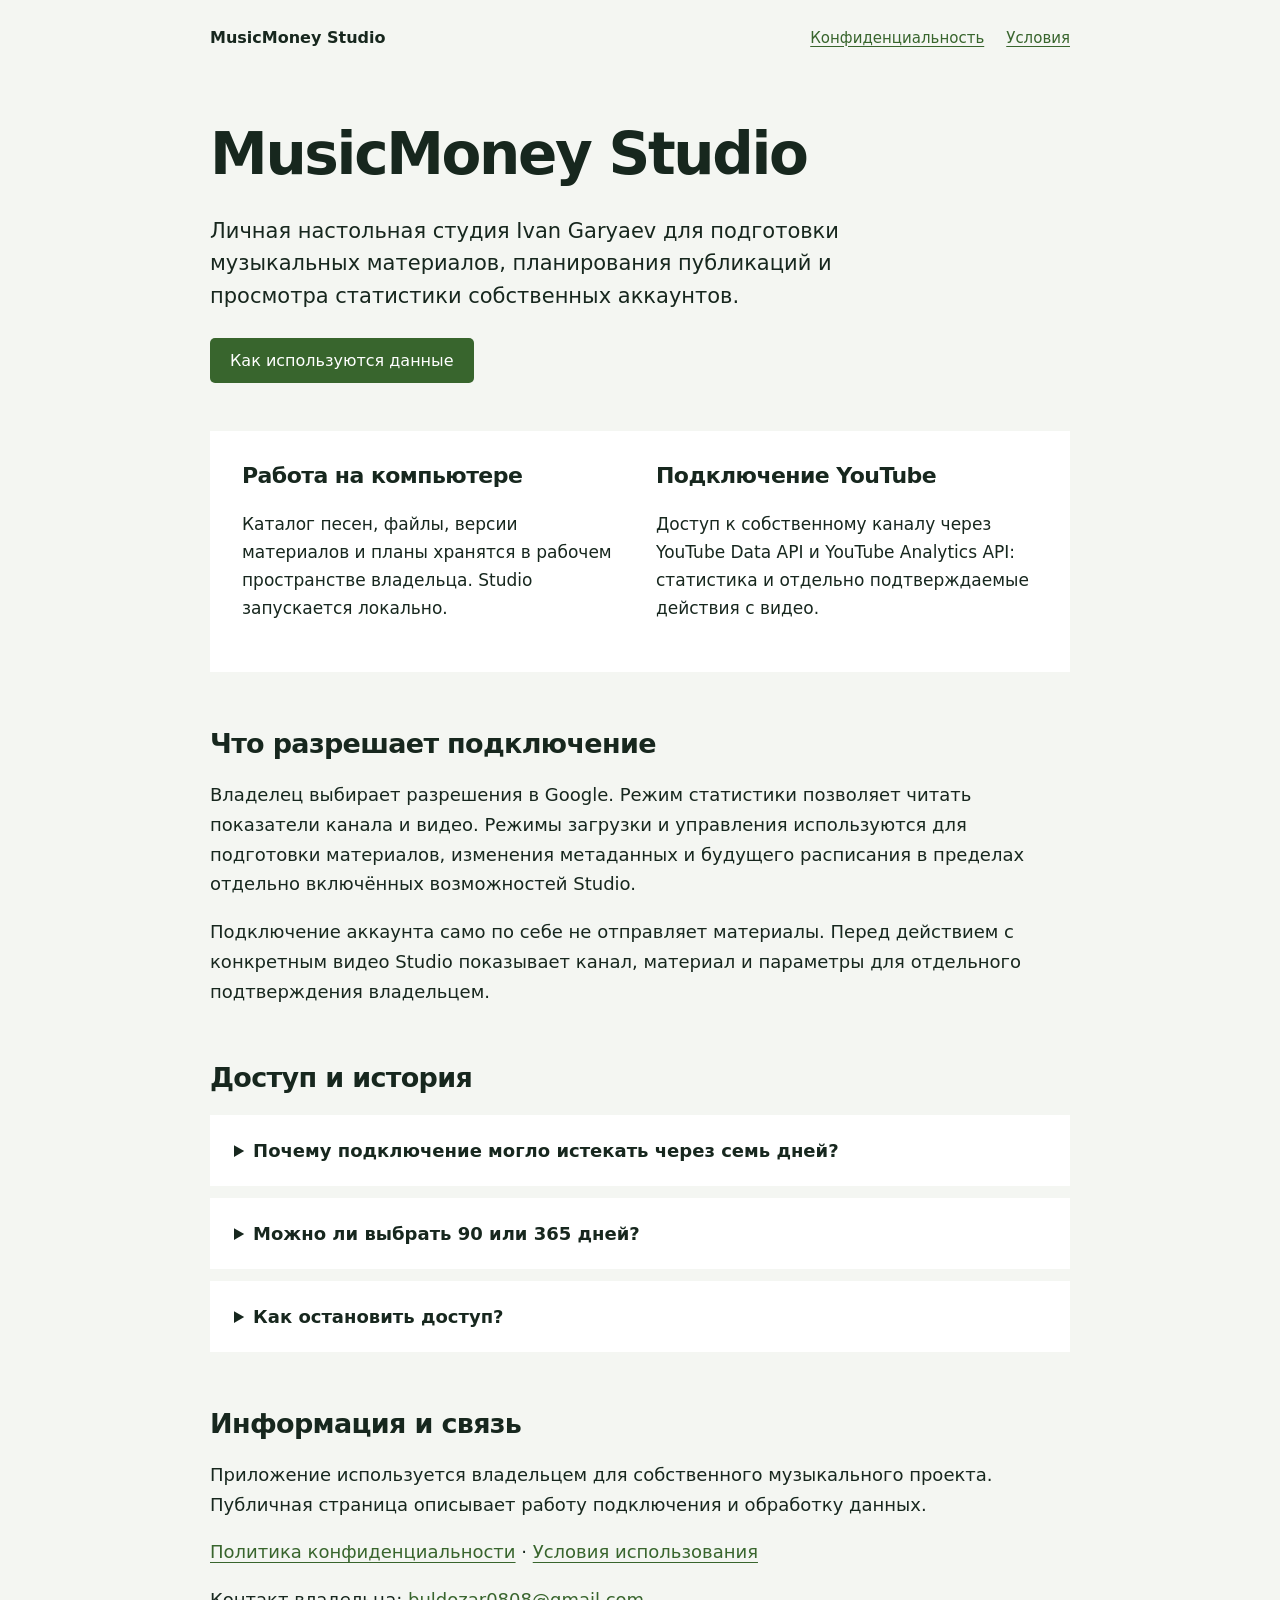
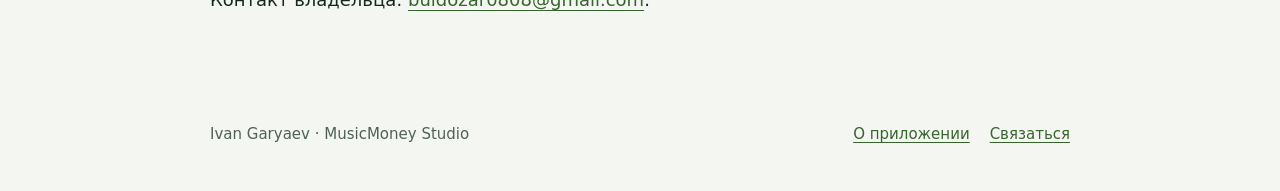
<file: index.html>
<!doctype html>
<html lang="ru"><head><meta charset="utf-8"><meta name="viewport" content="width=device-width,initial-scale=1"><title>О приложении — MusicMoney Studio</title><link rel="stylesheet" href="style.css"></head>
<body><header><a href="index.html">MusicMoney Studio</a><nav aria-label="Основная навигация"><a href="privacy.html">Конфиденциальность</a><a href="terms.html">Условия</a></nav></header>
<main><div class="hero"><h1>MusicMoney Studio</h1><p class="lead">Личная настольная студия Ivan Garyaev для подготовки музыкальных материалов, планирования публикаций и просмотра статистики собственных аккаунтов.</p><a class="action" href="privacy.html">Как используются данные</a></div>
<div class="facts"><div><h2>Работа на компьютере</h2><p>Каталог песен, файлы, версии материалов и планы хранятся в рабочем пространстве владельца. Studio запускается локально.</p></div><div><h2>Подключение YouTube</h2><p>Доступ к собственному каналу через YouTube Data API и YouTube Analytics API: статистика и отдельно подтверждаемые действия с видео.</p></div></div>
<section><h2>Что разрешает подключение</h2><p>Владелец выбирает разрешения в Google. Режим статистики позволяет читать показатели канала и видео. Режимы загрузки и управления используются для подготовки материалов, изменения метаданных и будущего расписания в пределах отдельно включённых возможностей Studio.</p><p>Подключение аккаунта само по себе не отправляет материалы. Перед действием с конкретным видео Studio показывает канал, материал и параметры для отдельного подтверждения владельцем.</p></section>
<section><h2>Доступ и история</h2><details><summary>Почему подключение могло истекать через семь дней?</summary><p>Google ограничивает срок refresh token у внешних приложений в режиме Testing. Переход OAuth-проекта в Production снимает это фиксированное ограничение; после перехода потребуется заново подключить канал.</p></details><details><summary>Можно ли выбрать 90 или 365 дней?</summary><p>У Google нет переключателя срока Testing с 7 на 90 или 365 дней. В Production доступ поддерживается обновлением токенов, пока разрешение остаётся действительным. Отдельные сроки разрешений внутри Studio и проверки хранения статистики продолжают действовать.</p></details><details><summary>Как остановить доступ?</summary><p>Отключить канал в Studio и отозвать разрешение в <a href="https://security.google.com/settings/security/permissions">настройках безопасности Google</a>. Удаление сохранённых отчётов Studio и удаление видео на YouTube — разные действия.</p></details></section>
<section><h2>Информация и связь</h2><p>Приложение используется владельцем для собственного музыкального проекта. Публичная страница описывает работу подключения и обработку данных.</p><p><a href="privacy.html">Политика конфиденциальности</a> · <a href="terms.html">Условия использования</a></p><p>Контакт владельца: <a href="mailto:buldozar0808@gmail.com">buldozar0808@gmail.com</a>.</p></section></main>
<footer><span>Ivan Garyaev · MusicMoney Studio</span><a href="index.html">О приложении</a><a href="mailto:buldozar0808@gmail.com">Связаться</a></footer></body></html>
</file>
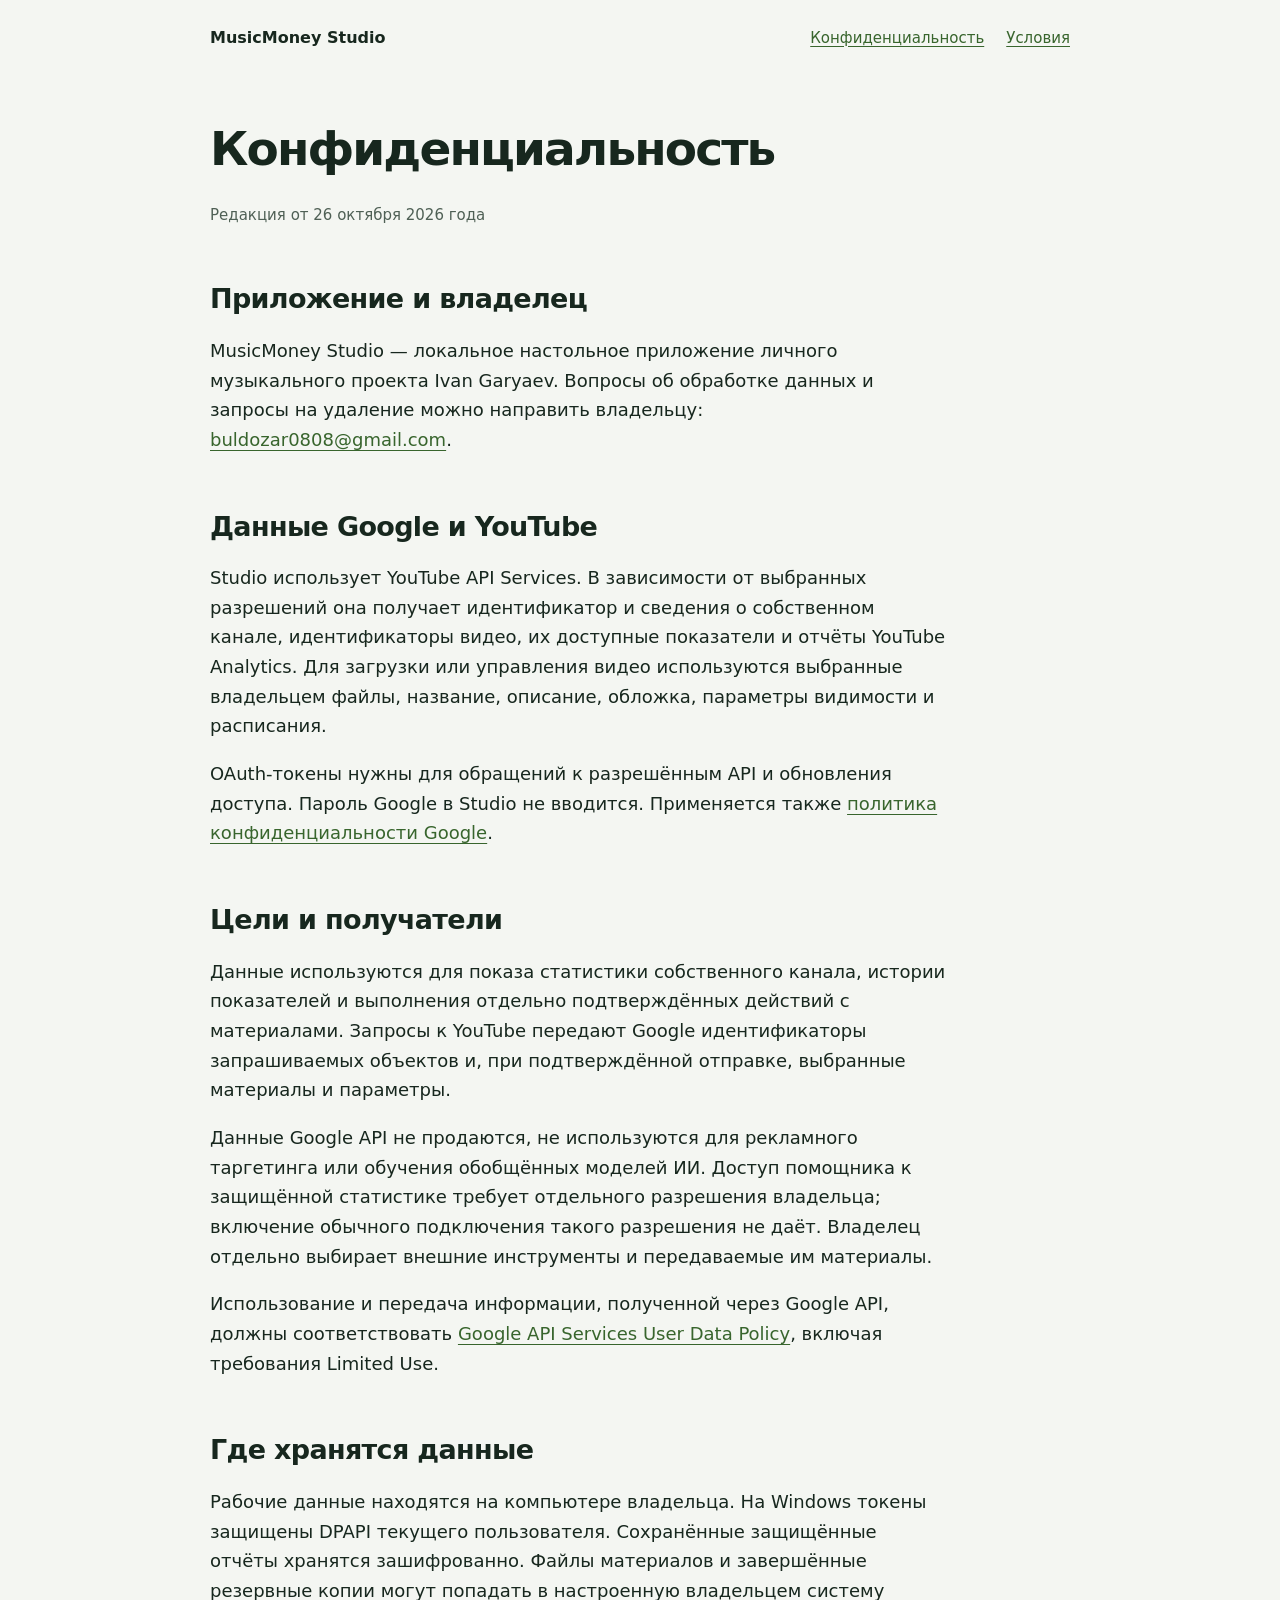
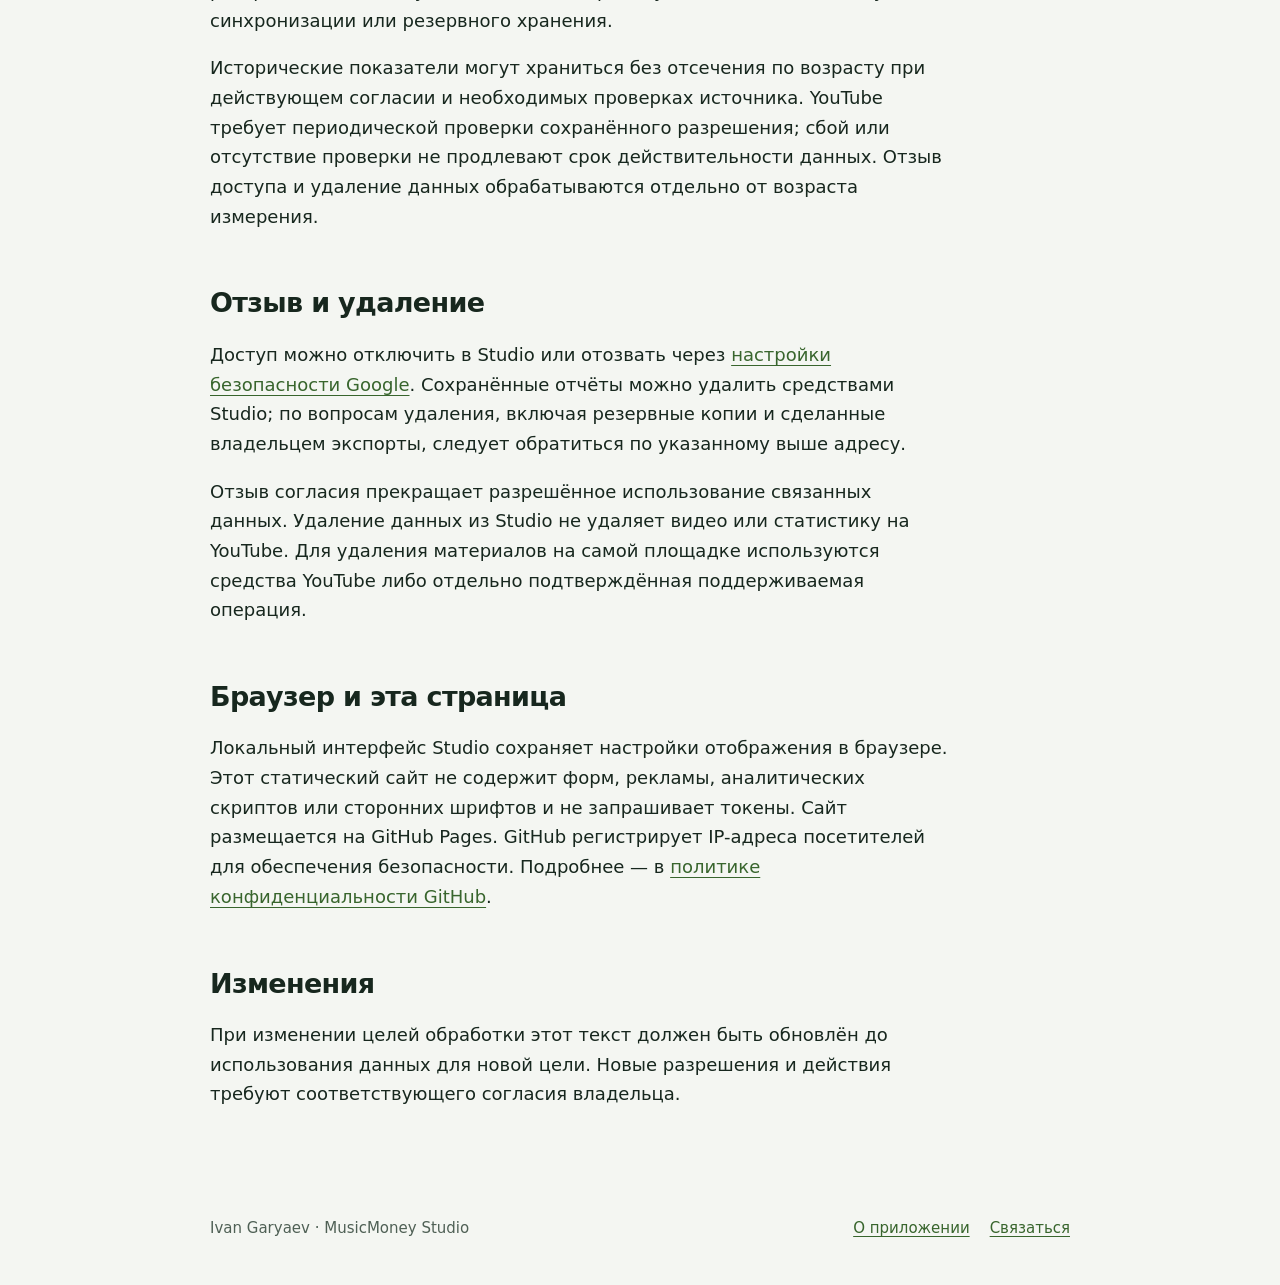
<file: privacy.html>
<!doctype html>
<html lang="ru"><head><meta charset="utf-8"><meta name="viewport" content="width=device-width,initial-scale=1"><title>Конфиденциальность — MusicMoney Studio</title><link rel="stylesheet" href="style.css"></head>
<body><header><a href="index.html">MusicMoney Studio</a><nav aria-label="Основная навигация"><a href="privacy.html">Конфиденциальность</a><a href="terms.html">Условия</a></nav></header>
<main><article class="prose"><h1>Конфиденциальность</h1><p class="meta">Редакция от 26 октября 2026 года</p>
<section><h2>Приложение и владелец</h2><p>MusicMoney Studio — локальное настольное приложение личного музыкального проекта Ivan Garyaev. Вопросы об обработке данных и запросы на удаление можно направить владельцу: <a href="mailto:buldozar0808@gmail.com">buldozar0808@gmail.com</a>.</p></section>
<section><h2>Данные Google и YouTube</h2><p>Studio использует YouTube API Services. В зависимости от выбранных разрешений она получает идентификатор и сведения о собственном канале, идентификаторы видео, их доступные показатели и отчёты YouTube Analytics. Для загрузки или управления видео используются выбранные владельцем файлы, название, описание, обложка, параметры видимости и расписания.</p><p>OAuth-токены нужны для обращений к разрешённым API и обновления доступа. Пароль Google в Studio не вводится. Применяется также <a href="https://policies.google.com/privacy">политика конфиденциальности Google</a>.</p></section>
<section><h2>Цели и получатели</h2><p>Данные используются для показа статистики собственного канала, истории показателей и выполнения отдельно подтверждённых действий с материалами. Запросы к YouTube передают Google идентификаторы запрашиваемых объектов и, при подтверждённой отправке, выбранные материалы и параметры.</p><p>Данные Google API не продаются, не используются для рекламного таргетинга или обучения обобщённых моделей ИИ. Доступ помощника к защищённой статистике требует отдельного разрешения владельца; включение обычного подключения такого разрешения не даёт. Владелец отдельно выбирает внешние инструменты и передаваемые им материалы.</p><p>Использование и передача информации, полученной через Google API, должны соответствовать <a href="https://developers.google.com/terms/api-services-user-data-policy">Google API Services User Data Policy</a>, включая требования Limited Use.</p></section>
<section><h2>Где хранятся данные</h2><p>Рабочие данные находятся на компьютере владельца. На Windows токены защищены DPAPI текущего пользователя. Сохранённые защищённые отчёты хранятся зашифрованно. Файлы материалов и завершённые резервные копии могут попадать в настроенную владельцем систему синхронизации или резервного хранения.</p><p>Исторические показатели могут храниться без отсечения по возрасту при действующем согласии и необходимых проверках источника. YouTube требует периодической проверки сохранённого разрешения; сбой или отсутствие проверки не продлевают срок действительности данных. Отзыв доступа и удаление данных обрабатываются отдельно от возраста измерения.</p></section>
<section><h2>Отзыв и удаление</h2><p>Доступ можно отключить в Studio или отозвать через <a href="https://security.google.com/settings/security/permissions">настройки безопасности Google</a>. Сохранённые отчёты можно удалить средствами Studio; по вопросам удаления, включая резервные копии и сделанные владельцем экспорты, следует обратиться по указанному выше адресу.</p><p>Отзыв согласия прекращает разрешённое использование связанных данных. Удаление данных из Studio не удаляет видео или статистику на YouTube. Для удаления материалов на самой площадке используются средства YouTube либо отдельно подтверждённая поддерживаемая операция.</p></section>
<section><h2>Браузер и эта страница</h2><p>Локальный интерфейс Studio сохраняет настройки отображения в браузере. Этот статический сайт не содержит форм, рекламы, аналитических скриптов или сторонних шрифтов и не запрашивает токены. Сайт размещается на GitHub Pages. GitHub регистрирует IP-адреса посетителей для обеспечения безопасности. Подробнее — в <a href="https://docs.github.com/en/site-policy/privacy-policies/github-general-privacy-statement">политике конфиденциальности GitHub</a>.</p></section>
<section><h2>Изменения</h2><p>При изменении целей обработки этот текст должен быть обновлён до использования данных для новой цели. Новые разрешения и действия требуют соответствующего согласия владельца.</p></section></article></main>
<footer><span>Ivan Garyaev · MusicMoney Studio</span><a href="index.html">О приложении</a><a href="mailto:buldozar0808@gmail.com">Связаться</a></footer></body></html>
</file>
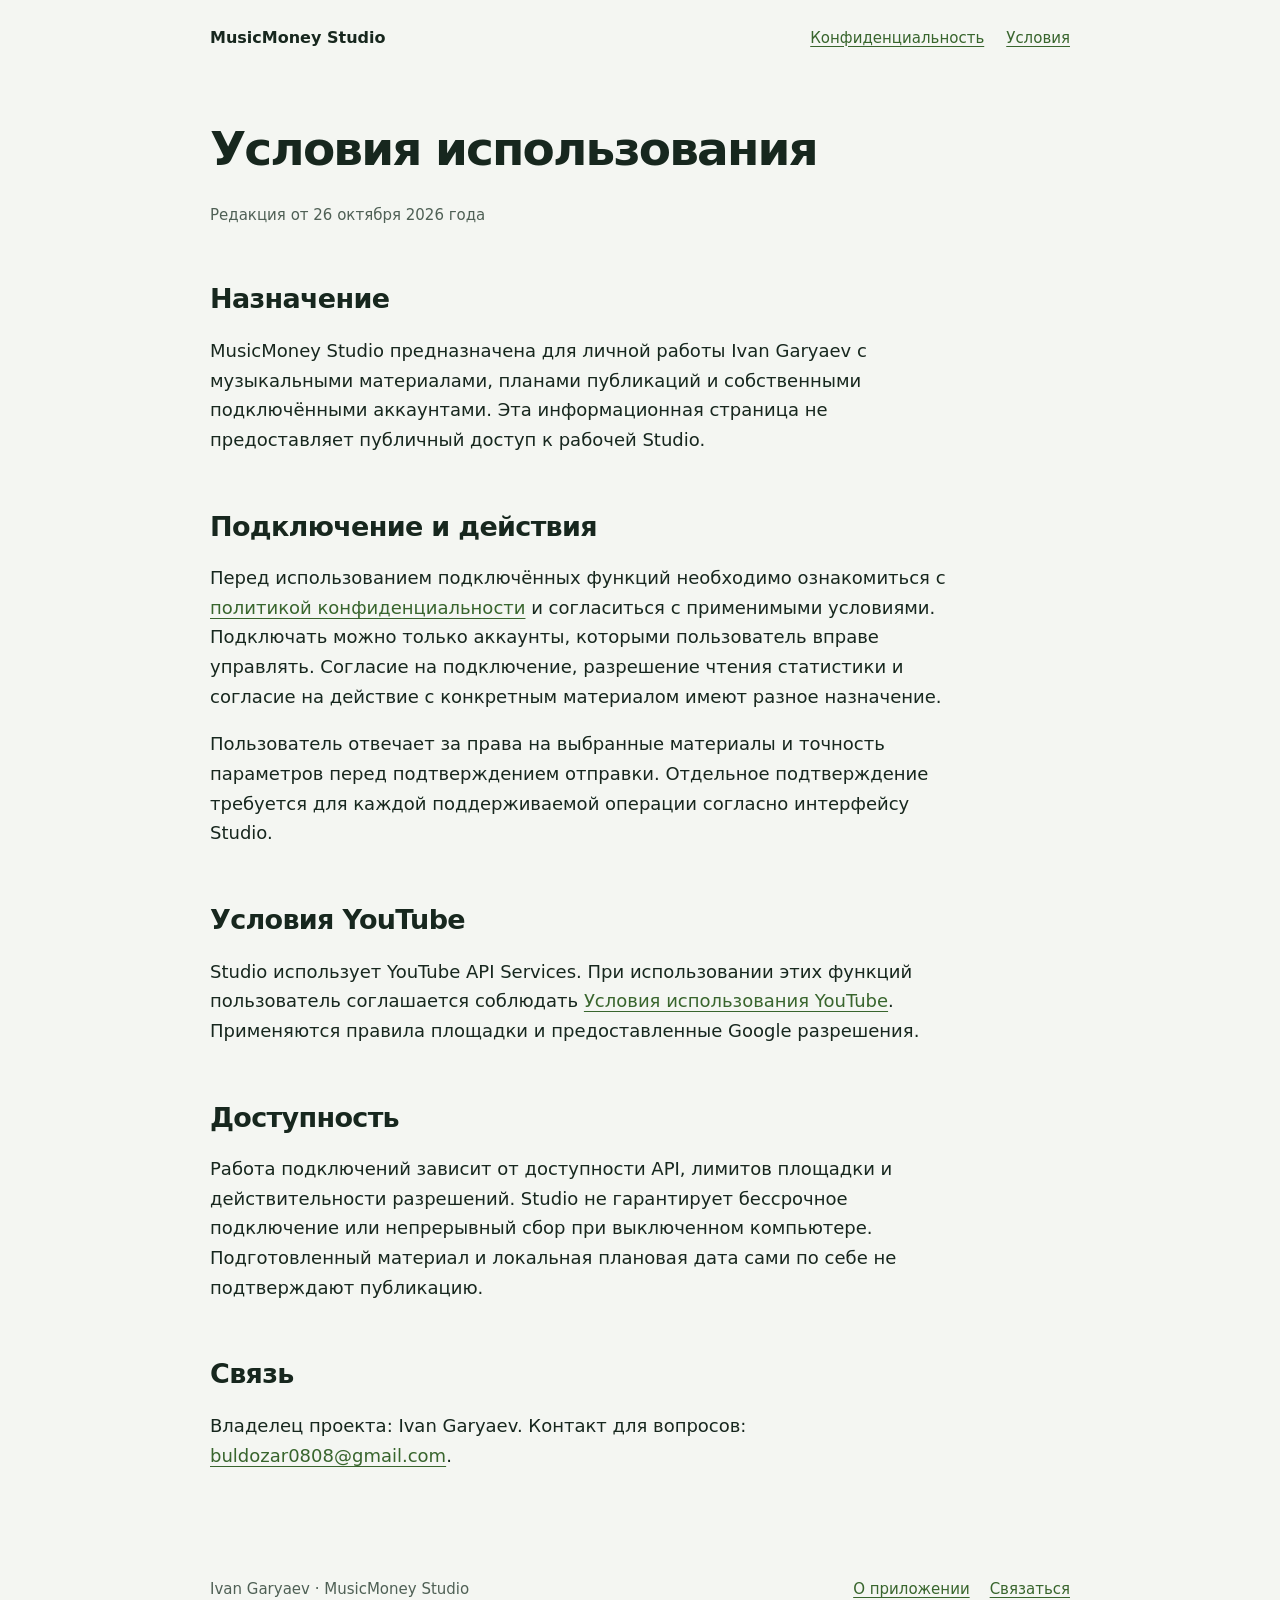
<file: terms.html>
<!doctype html>
<html lang="ru"><head><meta charset="utf-8"><meta name="viewport" content="width=device-width,initial-scale=1"><title>Условия использования — MusicMoney Studio</title><link rel="stylesheet" href="style.css"></head>
<body><header><a href="index.html">MusicMoney Studio</a><nav aria-label="Основная навигация"><a href="privacy.html">Конфиденциальность</a><a href="terms.html">Условия</a></nav></header>
<main><article class="prose"><h1>Условия использования</h1><p class="meta">Редакция от 26 октября 2026 года</p>
<section><h2>Назначение</h2><p>MusicMoney Studio предназначена для личной работы Ivan Garyaev с музыкальными материалами, планами публикаций и собственными подключёнными аккаунтами. Эта информационная страница не предоставляет публичный доступ к рабочей Studio.</p></section>
<section><h2>Подключение и действия</h2><p>Перед использованием подключённых функций необходимо ознакомиться с <a href="privacy.html">политикой конфиденциальности</a> и согласиться с применимыми условиями. Подключать можно только аккаунты, которыми пользователь вправе управлять. Согласие на подключение, разрешение чтения статистики и согласие на действие с конкретным материалом имеют разное назначение.</p><p>Пользователь отвечает за права на выбранные материалы и точность параметров перед подтверждением отправки. Отдельное подтверждение требуется для каждой поддерживаемой операции согласно интерфейсу Studio.</p></section>
<section><h2>Условия YouTube</h2><p>Studio использует YouTube API Services. При использовании этих функций пользователь соглашается соблюдать <a href="https://www.youtube.com/t/terms">Условия использования YouTube</a>. Применяются правила площадки и предоставленные Google разрешения.</p></section>
<section><h2>Доступность</h2><p>Работа подключений зависит от доступности API, лимитов площадки и действительности разрешений. Studio не гарантирует бессрочное подключение или непрерывный сбор при выключенном компьютере. Подготовленный материал и локальная плановая дата сами по себе не подтверждают публикацию.</p></section>
<section><h2>Связь</h2><p>Владелец проекта: Ivan Garyaev. Контакт для вопросов: <a href="mailto:buldozar0808@gmail.com">buldozar0808@gmail.com</a>.</p></section></article></main>
<footer><span>Ivan Garyaev · MusicMoney Studio</span><a href="index.html">О приложении</a><a href="mailto:buldozar0808@gmail.com">Связаться</a></footer></body></html>
</file>
<file: style.css>
:root{--ground:#f4f6f2;--paper:#fff;--ink:#17271e;--muted:#4f6055;--accent:#38652d;--field:#e4ebdf;--focus:#875100;font-family:system-ui,-apple-system,"Segoe UI",sans-serif;color:var(--ink);background:var(--ground);font-synthesis:none}
*{box-sizing:border-box}body{margin:0}a{color:var(--accent);text-underline-offset:.2em}a:hover{text-decoration-thickness:2px}a:focus-visible,summary:focus-visible{outline:3px solid var(--focus);outline-offset:5px}header,main,footer{width:min(100% - 48px,860px);margin-inline:auto}header{display:flex;justify-content:space-between;align-items:center;gap:24px;flex-wrap:wrap;padding-block:28px}header>a{font-weight:650;color:var(--ink);text-decoration:none}nav{display:flex;gap:22px;flex-wrap:wrap;font-size:15px}main{padding:48px 0 64px}.notice{background:var(--field);padding:18px 24px;font-size:15px;line-height:1.6;margin:0 0 44px}.hero{max-width:700px}h1{font-size:clamp(36px,5vw,58px);line-height:1.1;letter-spacing:-.04em;font-weight:600;margin:0 0 28px}h2{font-size:27px;letter-spacing:-.025em;line-height:1.2;font-weight:600;margin:0 0 20px}h3{font-size:19px;margin:24px 0 12px}p,li{font-size:18px;line-height:1.65}p{margin:0 0 18px}section{margin-top:56px}ul{padding-left:24px}li{margin-block:10px}.lead{font-size:21px;line-height:1.55}.action{display:inline-block;background:var(--accent);color:var(--paper);padding:13px 20px;text-decoration:none;margin-top:8px;border-radius:5px}.action:hover{background:var(--ink)}.facts{display:grid;grid-template-columns:1fr 1fr;gap:32px;margin-top:48px;padding:32px;background:var(--paper)}.facts h2{font-size:22px}.facts p{font-size:17px}details{background:var(--paper);padding:22px 24px;margin-block:12px}summary{font-size:18px;font-weight:600;cursor:pointer;line-height:1.5}details p{margin:18px 0 0;font-size:17px}.meta{font-size:15px;color:var(--muted)}.prose{max-width:740px}.prose h1{font-size:clamp(32px,4.4vw,47px)}footer{padding:28px 0 48px;font-size:15px;display:flex;gap:20px;flex-wrap:wrap;color:var(--muted)}footer span{margin-right:auto}@media(max-width:640px){header,main,footer{width:calc(100% - 36px)}header{padding-block:22px}nav{gap:14px}main{padding-top:24px}.notice{padding:16px;margin-bottom:32px}.facts{grid-template-columns:1fr;padding:24px;gap:24px}h1{font-size:38px}.lead{font-size:19px}p,li{font-size:17px}section{margin-top:42px}}
</file>
